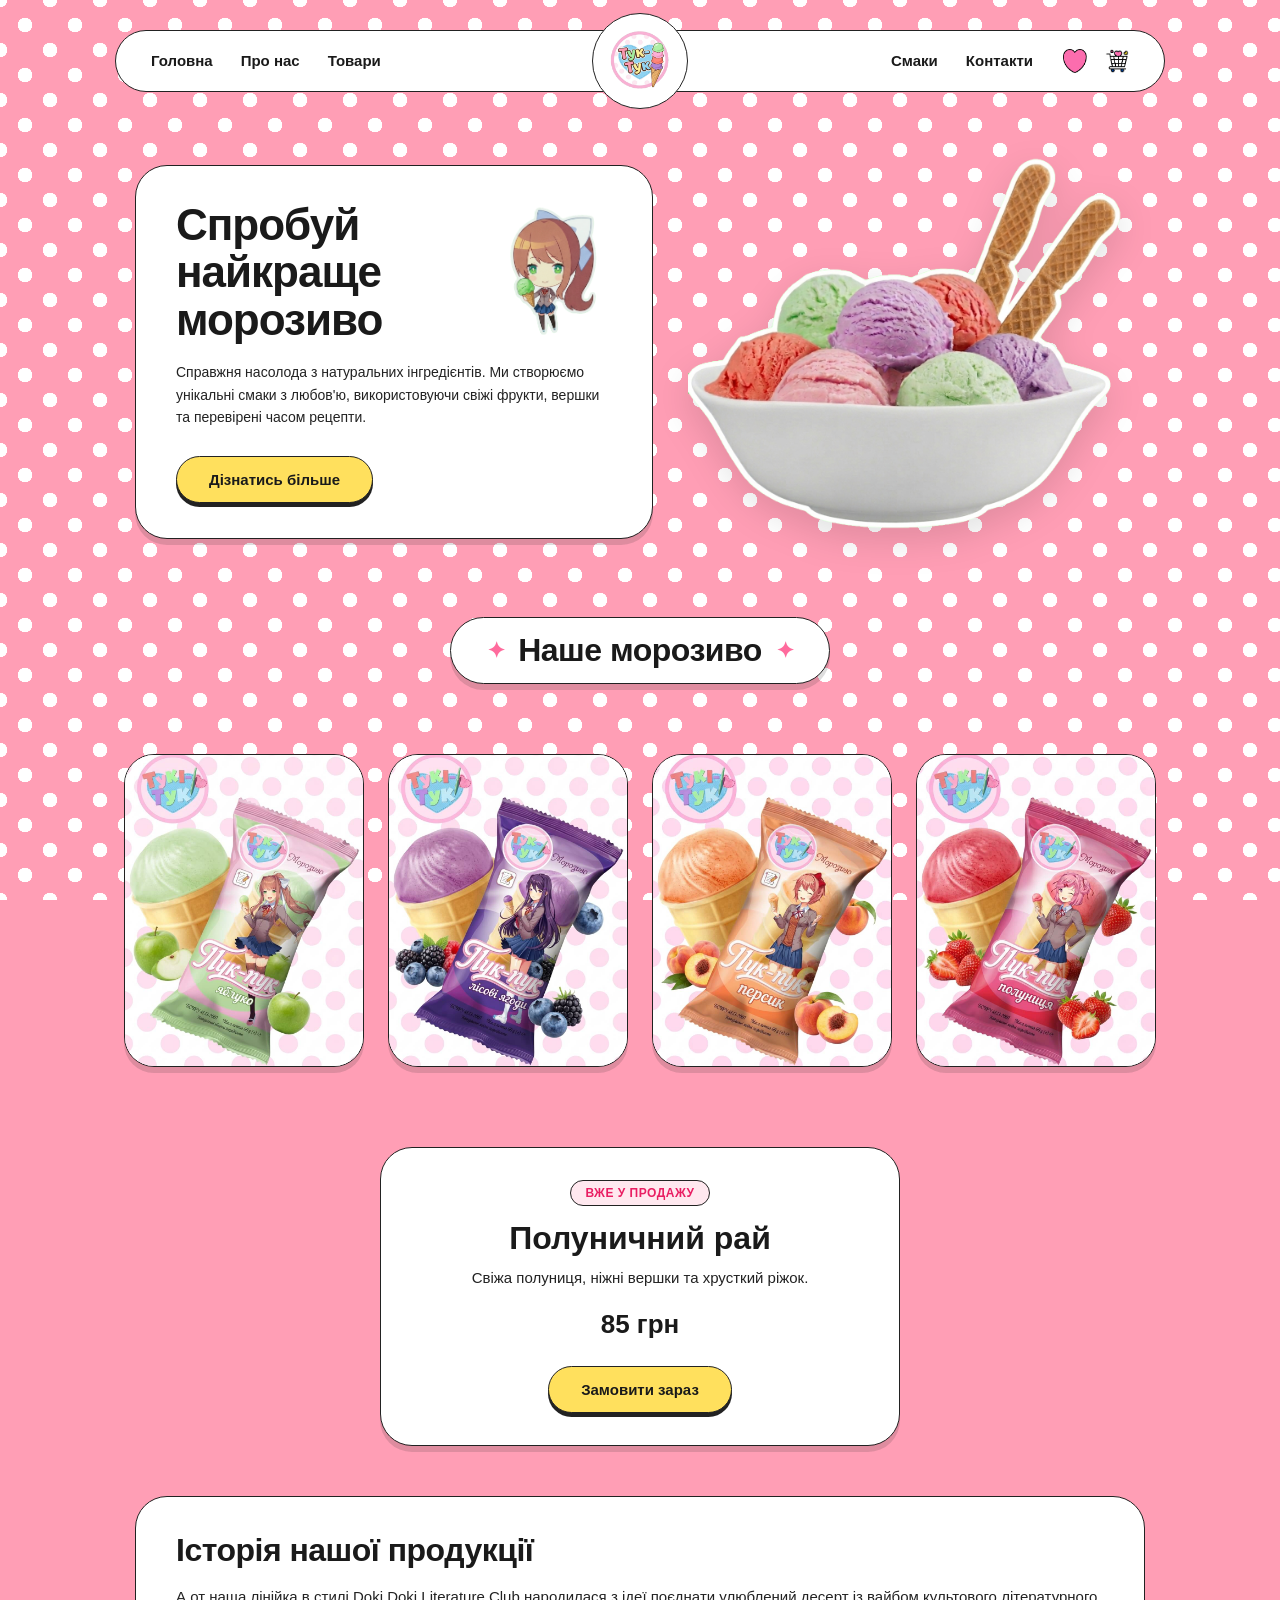
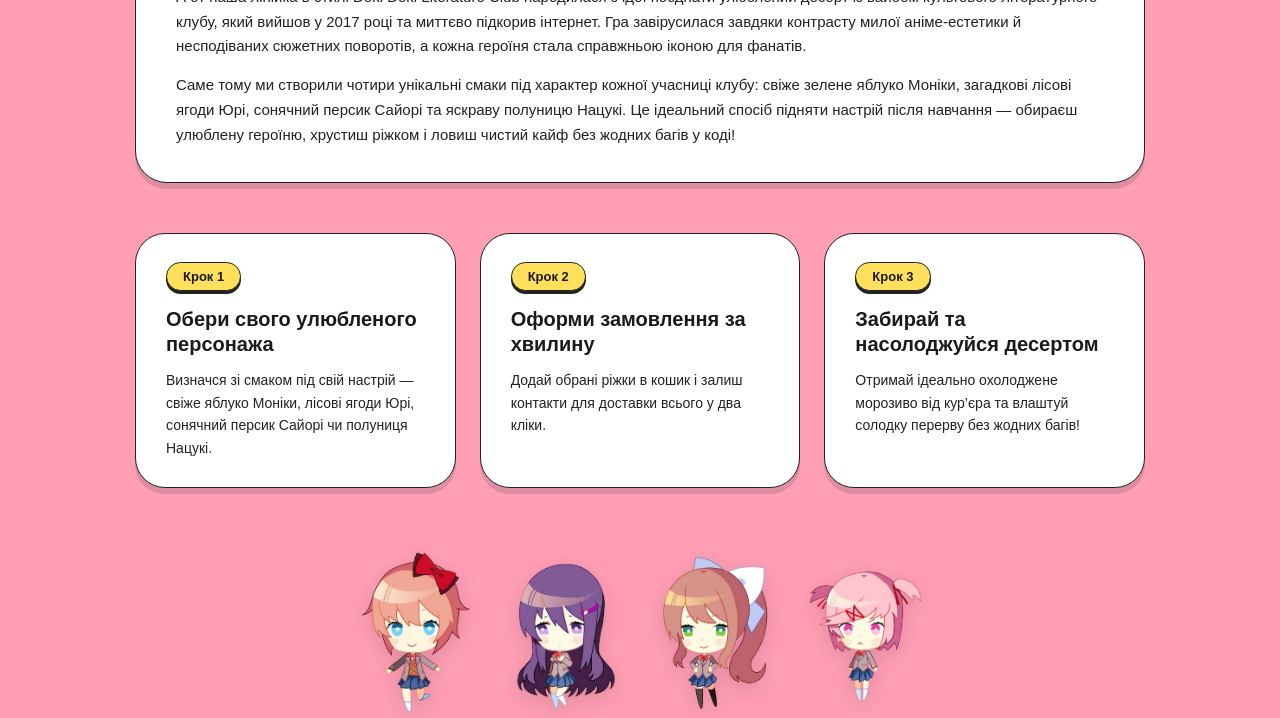
<file: index.html>
<!DOCTYPE html>
<html lang="uk">

<head>
    <meta charset="UTF-8">
    <meta name="viewport" content="width=device-width, initial-scale=1.0">
    <title>Магазин морозива</title>
    <link rel="stylesheet" href="index.css">
    <style>
        * {
            margin: 0;
            padding: 0;
            box-sizing: border-box;
        }

        body {
            font-family: 'Montserrat', sans-serif;
            padding-top: 30px;
            color: #1a1a1a;

         
            background-color: #ff9eb5;
            background-image:
                radial-gradient(#ffffff 20%, transparent 21%),
                radial-gradient(#ffffff 20%, transparent 21%);
            background-size: 50px 50px;
            background-position: 0 0, 25px 25px;
            background-attachment: fixed;
        }

        
        header {
            max-width: 1050px;
            height: 62px;
            margin: 0 auto;
            padding: 0 35px;
            background-color: #ffffff;
            border: 1.5px solid #222222;
            border-radius: 50px;
            display: flex;
            align-items: center;
            justify-content: space-between;
            position: relative;
        }

        .header-left,
        .header-right {
            display: flex;
            align-items: center;
            flex: 1;
        }

        .header-left {
            justify-content: flex-start;
        }

        .header-right {
            justify-content: flex-end;
            gap: 30px;
        }

        nav ul {
            display: flex;
            list-style: none;
            gap: 28px;
        }

        nav a {
            text-decoration: none;
            color: #1a1a1a;
            font-weight: 600;
            font-size: 15px;
            transition: color 0.2s ease;
        }

        nav a:hover {
            color: #e91e63;
        }

        
        .logo {
            display: flex;
            align-items: center;
            justify-content: center;
            width: 96px;
            height: 96px;
            background-color: #ffffff;
            border: 1.5px solid #222222;
            border-radius: 50%;
            margin: 0 20px;
            z-index: 10;
            flex-shrink: 0;
            transition: transform 0.2s ease;
        }

        .logo:hover {
            transform: scale(1.05);
        }

        .logo img {
            width: 82px;
            height: 82px;
            object-fit: contain;
            border-radius: 50%;
        }

        .header-icons {
            display: flex;
            list-style: none;
            gap: 18px;
            align-items: center;
        }

        .header-icons img {
            width: 24px;
            height: 24px;
            display: block;
            transition: transform 0.2s ease;
        }

        .header-icons img:hover {
            transform: scale(1.15);
        }

        
        .hero {
            max-width: 1050px;
            margin: 55px auto 0;
            padding: 10px 20px;
            display: flex;
            align-items: center;
            justify-content: space-between;
            gap: 35px;
        }

       
        .hero-text {
            flex: 1;
            max-width: 520px;
            background-color: #ffffff;
            border: 1.5px solid #222222;
            border-radius: 32px;
            padding: 35px 40px;
            box-shadow: 0 6px 0 rgba(34, 34, 34, 0.15);
            position: relative;
        }

        .hero-top {
            display: flex;
            align-items: center;
            justify-content: space-between;
            gap: 10px;
            margin-bottom: 18px;
        }

        .hero-text h1 {
            font-size: 44px;
            font-weight: 800;
            line-height: 1.08;
            color: #1a1a1a;
            letter-spacing: -1px;
        }

        
        .monika-wrapper {
            position: relative;
            display: inline-block;
            cursor: pointer;
            flex-shrink: 0;
        }

        .monika-sticker {
            width: 125px;
            height: auto;
            display: block;
            object-fit: contain;
            transition: transform 0.25s ease;
        }

        
        .monika-wrapper:hover .monika-sticker,
        .monika-wrapper:active .monika-sticker {
            transform: translateY(-4px) rotate(-3deg) scale(1.05);
        }

        
        .speech-bubble {
            position: absolute;
            bottom: 105%;
            
            left: 50%;
            transform: translateX(-50%) translateY(8px) scale(0.85);
            background-color: #ffffff;
            color: #1a1a1a;
            border: 1.5px solid #222222;
            border-radius: 20px;
            padding: 10px 16px;
            font-size: 13px;
            font-weight: 700;
            white-space: nowrap;
            box-shadow: 0 4px 0 #222222;

            
            opacity: 0;
            visibility: hidden;
            pointer-events: none;
            transition: all 0.25s cubic-bezier(0.34, 1.56, 0.64, 1);
            z-index: 20;
        }

        
        .speech-bubble::after {
            content: '';
            position: absolute;
            top: 100%;
            left: 50%;
            transform: translateX(-50%);
            border-width: 7px;
            border-style: solid;
            border-color: #222222 transparent transparent transparent;
        }

        .monika-wrapper:hover .speech-bubble,
        .monika-wrapper:active .speech-bubble {
            opacity: 1;
            visibility: visible;
            transform: translateX(-50%) translateY(0) scale(1);
        }

        .hero-text p {
            font-size: 14px;
            line-height: 1.6;
            color: #222222;
            font-weight: 500;
            margin-bottom: 28px;
        }

     
        .btn-yellow {
            display: inline-block;
            padding: 14px 32px;
            background-color: #ffe05d;
            color: #1a1a1a;
            border: 1.5px solid #222222;
            border-radius: 50px;
            text-decoration: none;
            font-weight: 700;
            font-size: 15px;
            box-shadow: 0 4px 0 #222222;
            transition: transform 0.15s ease, box-shadow 0.15s ease, background-color 0.2s ease;
        }

        .btn-yellow:hover {
            background-color: #ffd426;
            transform: translateY(-2px);
            box-shadow: 0 6px 0 #222222;
        }

        .btn-yellow:active {
            transform: translateY(2px);
            box-shadow: 0 2px 0 #222222;
        }

       
        .hero-image {
            flex: 1.05;
            display: flex;
            justify-content: flex-end;
        }

        .hero-image img {
            width: 100%;
            max-width: 520px;
            height: auto;
            display: block;
            filter: drop-shadow(0 12px 18px rgba(0, 0, 0, 0.12));
            transition: transform 0.3s ease;
        }

        .hero-image img:hover {
            transform: scale(1.03);
        }
    </style>
</head>

<body>

    <header>
        <div class="header-left">
            <nav>
                <ul>
                    <li><a href="#Main">Головна</a></li>
                    <li><a href="#About-us">Про нас</a></li>
                    <li><a href="#Goods">Товари</a></li>
                </ul>
            </nav>
        </div>

        <a href="#Main" class="logo">
            <img src="img/Logo.png" alt="Логотип">
        </a>

        <div class="header-right">
            <nav>
                <ul>
                    <li><a href="#Tastes">Смаки</a></li>
                    <li><a href="#Contacts">Контакти</a></li>
                </ul>
            </nav>

            <ul class="header-icons">
                <li><a href="#favorites"><img src="img/Heart.png" alt="Обране"></a></li>
                <li><a href="#cart"><img src="img/shopping-cart 1.png" alt="Кошик"></a></li>
            </ul>
        </div>
    </header>

    <main>
        <section id="Main" class="hero">
            <div class="hero-text">
                <div class="hero-top">
                    <h1>Спробуй<br>найкраще<br>морозиво</h1>

                   
                    <div class="monika-wrapper" tabindex="0">
                        <div class="speech-bubble">Найкраще морозиво! 🍦</div>
                        <img src="img\Без названия64_20261112201627.png" alt="Моника с мороженым"
                            class="monika-sticker">
                    </div>
                </div>

                <p>Справжня насолода з натуральних інгредієнтів. Ми створюємо унікальні смаки з любов'ю, використовуючи
                    свіжі фрукти, вершки та перевірені часом рецепти.</p>
                <a href="#Goods" class="btn-yellow">Дізнатись більше</a>
            </div>

            <div class="hero-image">
                <img src="img/Без названия62_20261112195334.png" alt="Морозиво у креманці">
            </div>
        </section>

        <section id="About-us"></section>
        <section id="Goods"></section>
        <section id="Tastes"></section>
        <section id="Contacts"></section>
        <section id="Goods" class="product-showcase">
            <div class="showcase-box">
            <div class="section-title-wrapper">
                <h2 class="section-title">
                    <span class="title-dot">✦</span>
                    Наше морозиво
                    <span class="title-dot">✦</span>
                </h2>
            </div>


                
                <div class="showcase-left">

                    <div class="icecream-thumbs">

                    <section id="Goods" class="goods-grid">
                        <div class="ice-cream-card">
                            <img src="img\Monicaicecream.jpg" alt="Яблуко">
                        </div>
                        <div class="ice-cream-card">
                            <img src="img\IcecreamYuri.jpg" alt="Лісові ягоди">
                        </div>
                        <div class="ice-cream-card">
                            <img src="img\Sayoriicecream.jpg" alt="Персик">
                        </div>
                        <div class="ice-cream-card">
                            <img src="img\Natsukiicecream.jpg" alt="Полуниця">
                        </div>
                    </section>



                    </div>
                </div>
<div class="white-card">
    <span>Вже у продажу</span>
    <h2>Полуничний рай</h2>
    <p>Свіжа полуниця, ніжні вершки та хрусткий ріжок.</p>
    <p class="price">85 грн</p>
    <a href="#order" class="btn-yellow">Замовити зараз</a>
</div>

        </section>

    </main>
<link rel="stylesheet" href="index.css">
<section id="About-us" class="story-section">
    <div class="story-card">
        <h2>Історія нашої продукції</h2>
        <p>
            А от наша лінійка в стилі Doki Doki Literature Club народилася з ідеї поєднати улюблений десерт із вайбом
            культового
            літературного клубу, який вийшов у 2017 році та миттєво підкорив інтернет. Гра завірусилася завдяки
            контрасту милої
            аніме-естетики й несподіваних сюжетних поворотів, а кожна героїня стала справжньою іконою для фанатів.
        </p>
        <p>
            Саме тому ми створили чотири унікальні смаки під характер кожної учасниці клубу: свіже зелене яблуко Моніки,
            загадкові
            лісові ягоди Юрі, сонячний персик Сайорі та яскраву полуницю Нацукі. Це ідеальний спосіб підняти настрій
            після навчання
            — обираєш улюблену героїню, хрустиш ріжком і ловиш чистий кайф без жодних багів у коді!
        </p>
    </div>
</section>
<section id="Process" class="process-section">
    <div class="process-grid">
        <div class="process-card">
            <span class="step-badge">Крок 1</span>
            <h3>Обери свого улюбленого персонажа</h3>
            <p>Визначся зі смаком під свій настрій — свіже яблуко Моніки, лісові ягоди Юрі, сонячний персик Сайорі чи
                полуниця Нацукі.</p>
        </div>

        <div class="process-card">
            <span class="step-badge">Крок 2</span>
            <h3>Оформи замовлення за хвилину</h3>
            <p>Додай обрані ріжки в кошик і залиш контакти для доставки всього у два кліки.</p>
        </div>

        <div class="process-card">
            <span class="step-badge">Крок 3</span>
            <h3>Забирай та насолоджуйся десертом</h3>
            <p>Отримай ідеально охолоджене морозиво від кур’єра та влаштуй солодку перерву без жодних багів!</p>
        </div>
    </div>
</section>
<footer class="ddlc-stickers-footer">
    <div class="stickers-row">
        <img src="img\Sayorichibi.png" alt="Sayori" class="chibi-sticker">
        <img src="img\Yurichibi.png" alt="Yuri" class="chibi-sticker">
        <img src="img\Monicachibi.png" alt="Monika" class="chibi-sticker">
        <img src="img\natsukichibi.png" alt="Natsuki" class="chibi-sticker">
    </div>
</footer>


    

</body>

</html>
</file>
<file: index.css>
.showcase-left {
    display: flex;
    flex-direction: column;
    gap: 10px;
    align-items: flex-start;
}

.showcase-left img {
    width: 370px;
    height: 370px;
    object-fit: cover;
    border-radius: 8px;
    cursor: pointer;
}

.white-card {
    background-color: #ffffff;
    border: 1.5px solid #222222;
    border-radius: 32px;
    padding: 35px 40px;
    box-shadow: 0 6px 0 rgba(34, 34, 34, 0.15);
    max-width: 520px; }
        

/* 1. Расширяем общий контейнер, чтобы 4 колонки стали шире */
.goods-grid {
    max-width: 1200px;
    /* увеличьте до 1300px, если нужно еще крупнее */
    margin: 50px auto;
    padding: 0 20px;
    display: grid;
    grid-template-columns: repeat(4, 1fr);
    gap: 16px;
    /* уменьшили зазор между карточками, чтобы сами фото стали больше */
}

/* 2. Убираем лишние внутренние поля у карточки */
.ice-cream-card {
    background-color: #ffffff;
    border: 1.5px solid #222222;
    border-radius: 30px;
    padding: 8px;
    /* минимальный отступ от рамки */
    box-shadow: 0 6px 0 rgba(34, 34, 34, 0.15);
    display: flex;
    align-items: center;
    justify-content: center;
    overflow: hidden;
    transition: transform 0.3s ease, box-shadow 0.3s ease;
}

/* 3. Делаем само фото максимально крупным */
.ice-cream-card img {
    width: 100% !important;
    max-width: none !important;
    height: auto !important;
    /* убираем ограничение height: 260px, которое сжимало фото */
    display: block;
    transform: scale(1.15);
    /* принудительно увеличиваем мороженое на 15% внутри карточки */
    transition: transform 0.35s ease;
}

/* Плавное увеличение при наведении */
.ice-cream-card:hover img {
    transform: scale(1.23);
}


@media (max-width: 850px) {
    .goods-grid {
        grid-template-columns: repeat(2, 1fr);
    }
}
.story-section {
    max-width: 1050px;
    /* выравнивает блок по ширине шапки и верхнего блока */
    margin: 50px auto;
    padding: 0 20px;
}

.story-card {
    background-color: #ffffff;
    border: 1.5px solid #222222;
    border-radius: 32px;
    padding: 35px 40px;
    box-shadow: 0 6px 0 rgba(34, 34, 34, 0.15);
}

.story-card h2 {
    font-size: 32px;
    font-weight: 800;
    color: #1a1a1a;
    margin-bottom: 16px;
    letter-spacing: -0.5px;
}

.story-card p {
    font-size: 15px;
    line-height: 1.65;
    color: #222222;
    font-weight: 500;
    margin-bottom: 14px;
}

.story-card p:last-child {
    margin-bottom: 0;
}
.process-section {
    max-width: 1050px;
    margin: 50px auto;
    padding: 0 20px;
}

.process-grid {
    display: grid;
    grid-template-columns: repeat(3, 1fr);
    /* 3 карточки в ряд */
    gap: 24px;
}

.process-card {
    background-color: #ffffff;
    border: 1.5px solid #222222;
    border-radius: 30px;
    padding: 28px 30px;
    box-shadow: 0 6px 0 rgba(34, 34, 34, 0.15);
    display: flex;
    flex-direction: column;
    align-items: flex-start;
    transition: transform 0.25s ease, box-shadow 0.25s ease;
}

.process-card:hover {
    transform: translateY(-4px);
    box-shadow: 0 10px 0 rgba(34, 34, 34, 0.15);
}

/* Желтый значок «Крок 1, 2, 3» в стиле вашей кнопки */
.step-badge {
    display: inline-block;
    background-color: #ffe05d;
    color: #1a1a1a;
    border: 1.5px solid #222222;
    border-radius: 50px;
    padding: 6px 16px;
    font-size: 13px;
    font-weight: 800;
    margin-bottom: 16px;
    box-shadow: 0 3px 0 #222222;
}

.process-card h3 {
    font-size: 20px;
    font-weight: 800;
    line-height: 1.25;
    color: #1a1a1a;
    margin-bottom: 12px;
}

.process-card p {
    font-size: 14px;
    line-height: 1.6;
    color: #222222;
    font-weight: 500;
}

/* Адаптив для мобильных экранов */
@media (max-width: 850px) {
    .process-grid {
        grid-template-columns: 1fr;
    }
}
.ddlc-stickers-footer {
    max-width: 1050px;
    margin: 60px auto 0;
    /* отступ сверху и прижатие к самому низу экрана */
    padding: 0 20px;
    display: flex;
    justify-content: center;
}

.stickers-row {
    display: flex;
    align-items: flex-end;
    /* выравниваем всех девочек по нижней линии */
    justify-content: center;
    gap: 35px;
    /* расстояние между персонажами */
}

.chibi-sticker {
    width: 115px;
    /* размер стикеров */
    height: auto;
    display: block;
    cursor: pointer;
    filter: drop-shadow(0 6px 10px rgba(0, 0, 0, 0.12));
    transition: transform 0.25s cubic-bezier(0.34, 1.56, 0.64, 1);
}

/* Веселый подпрыгивающий эффект при наведении, как в самой игре */
.chibi-sticker:hover {
    transform: translateY(-14px) scale(1.06);
}

/* Адаптив для телефонов */
@media (max-width: 600px) {
    .stickers-row {
        gap: 12px;
    }

    .chibi-sticker {
        width: 75px;
    }
}
.section-title-wrapper {
    width: 100%;
    margin: 60px 0 30px;
    padding: 0 20px;
    display: flex;
    justify-content: center;
    align-items: center;
    text-align: center;
}

.section-title {
    display: inline-flex;
    align-items: center;
    justify-content: center;
    gap: 14px;
    margin: 0 auto;
    background-color: #ffffff;
    color: #1a1a1a;
    border: 1.5px solid #222222;
    border-radius: 50px;
    padding: 14px 36px;
    font-size: 32px;
    font-weight: 800;
    letter-spacing: -0.5px;
    box-shadow: 0 6px 0 rgba(34, 34, 34, 0.15);
    transition: transform 0.25s ease, box-shadow 0.25s ease;
}

.section-title:hover {
    transform: translateY(-3px);
    box-shadow: 0 9px 0 rgba(34, 34, 34, 0.15);
}

.title-dot {
    color: #ff6b9d;
    font-size: 22px;
    line-height: 1;
}
/* Растягиваем обертки на всю ширину экрана и центрируем */
.showcase-left,
.icecream-thumbs {
    width: 100% !important;
    max-width: 100% !important;
    margin: 0 auto !important;
    display: flex !important;
    justify-content: center !important;
    align-items: center !important;
}

/* Сама сетка из 4 карточек строго по центру */
.goods-grid {
    width: 100%;
    max-width: 1100px;
    margin: 40px auto !important;
    padding: 0 20px;
    display: flex !important;
    flex-wrap: wrap;
    justify-content: center !important;
    align-items: center;
    gap: 24px;
}

.ice-cream-card {
    flex: 1 1 220px;
    max-width: 240px;
    background-color: #ffffff;
    border: 1.5px solid #222222;
    border-radius: 30px;
    padding: 12px;
    box-shadow: 0 6px 0 rgba(34, 34, 34, 0.15);
    display: flex;
    align-items: center;
    justify-content: center;
    transition: transform 0.25s ease, box-shadow 0.25s ease;
}

.ice-cream-card:hover {
    transform: translateY(-5px);
    box-shadow: 0 10px 0 rgba(34, 34, 34, 0.15);
}

.ice-cream-card img {
    width: 100%;
    height: auto;
    display: block;
    border-radius: 18px;
    transition: transform 0.3s ease;
}

.ice-cream-card:hover img {
    transform: scale(1.06);
}
/* На случай, если карточка лежит внутри колонки .showcase-right или .showcase */
.showcase,
.showcase-right {
    width: 100% !important;
    max-width: 100% !important;
    margin: 0 auto !important;
    display: flex !important;
    flex-direction: column !important;
    align-items: center !important;
    justify-content: center !important;
}

/* Сама белая карточка строго посередине экрана */
.white-card {
    width: 100% !important;
    max-width: 520px !important;
    margin: 40px auto !important;
    /* ставит блок ровно по центру */
    background-color: #ffffff;
    border: 1.5px solid #222222;
    border-radius: 32px;
    padding: 32px 38px;
    box-shadow: 0 6px 0 rgba(34, 34, 34, 0.15);

    display: flex;
    flex-direction: column;
    align-items: center;
    /* выравнивает текст и кнопку по центру внутри карточки */
    text-align: center;
    transition: transform 0.25s ease, box-shadow 0.25s ease;
}

.white-card:hover {
    transform: translateY(-4px);
    box-shadow: 0 10px 0 rgba(34, 34, 34, 0.15);
}

.white-card span {
    display: inline-block;
    background-color: #ffe8ef;
    color: #e91e63;
    border: 1.5px solid #222222;
    border-radius: 50px;
    padding: 5px 14px;
    font-size: 12px;
    font-weight: 800;
    text-transform: uppercase;
    letter-spacing: 0.5px;
    margin-bottom: 14px;
}

.white-card h2 {
    font-size: 32px;
    font-weight: 800;
    color: #1a1a1a;
    line-height: 1.15;
    margin-bottom: 10px;
}

.white-card p {
    font-size: 15px;
    line-height: 1.55;
    color: #222222;
    font-weight: 500;
    margin-bottom: 14px;
}

.white-card .price {
    font-size: 26px;
    font-weight: 800;
    color: #1a1a1a;
    margin-bottom: 22px;
}
</file>
